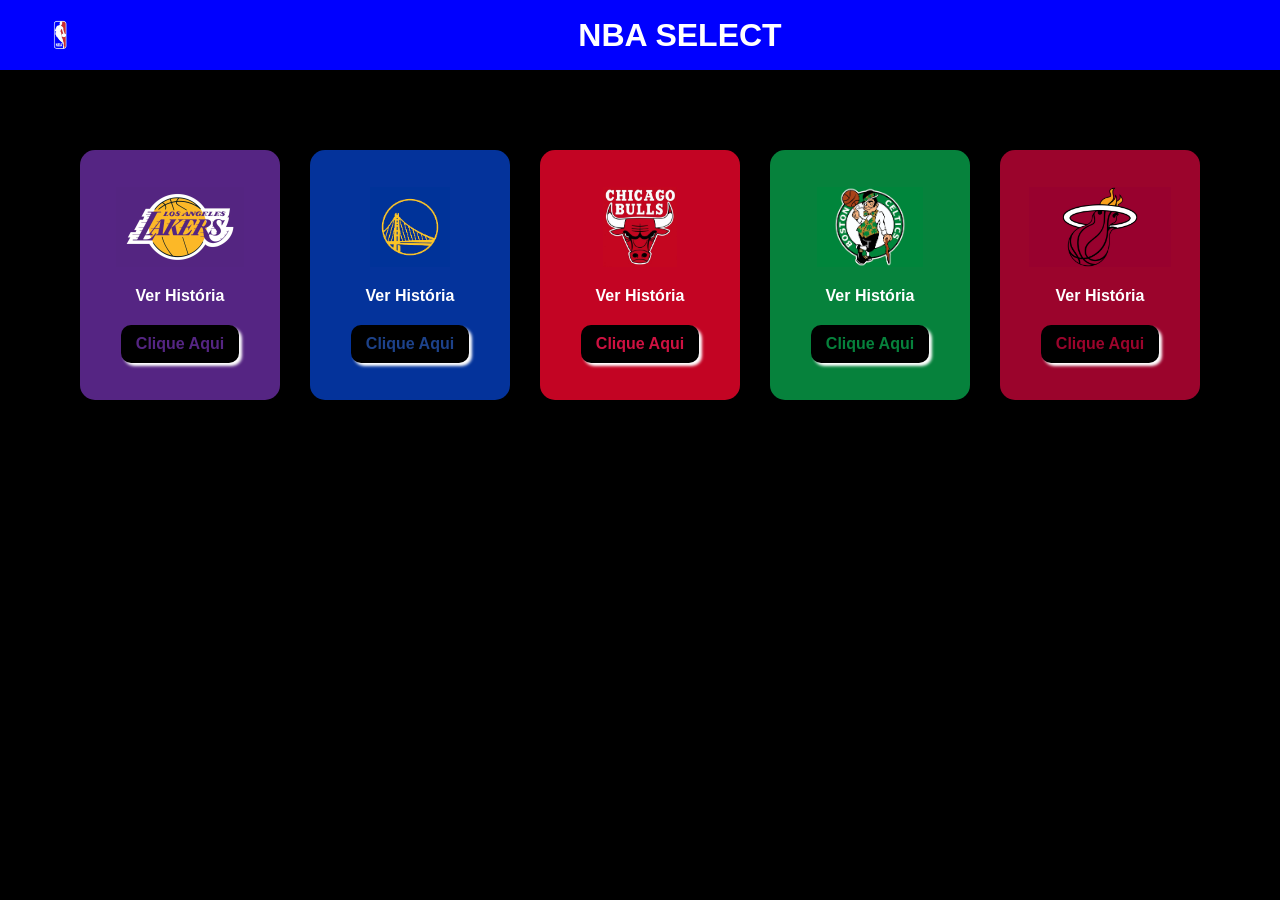
<file: index.html>
<!DOCTYPE html>
<html lang="pt-br">
<head>
    <meta charset="UTF-8">
    <meta name="viewport" content="width=device-width, initial-scale=1.0">
    <title>NBA Select</title>
    <link rel="stylesheet" href="style.css">
</head>
<body>

<header>
    <img src="nbalogo.png" alt="Logo NBA" class="logo">
    <div class="titulo">
        <h1>NBA SELECT</h1>
    </div>
</header>

<main class="cards">

    <!-- Lakers -->
    <div class="card lakers">
        <img src="lakerslogo.png" alt="Lakers Logo">
        <p>Ver História</p>
        <a href="lakers.html">Clique Aqui</a>
    </div>

    <!-- Warriors -->
    <div class="card warriors">
        <img src="goldenlogo.png" alt="Golden State Warriors">
        <p>Ver História</p>
        <a href="golden.html">Clique Aqui</a>
    </div>

    <!-- Bulls -->
    <div class="card bulls">
        <img src="bullslogo.png" alt="Chicago Bulls">
        <p>Ver História</p>
        <a href="bulls.html">Clique Aqui</a>
    </div>

    <!-- Celtics -->
    <div class="card celtics">
        <img src="celticslogo.png" alt="Boston Celtics">
        <p>Ver História</p>
        <a href="celtics.html">Clique Aqui</a>
    </div>

    <!-- Heat -->
    <div class="card heat">
        <img src="heatlogo.png" alt="Miami Heat">
        <p>Ver História</p>
        <a href="heat.html">Clique Aqui</a>
    </div>

</main>

</body>
</html>
</file>
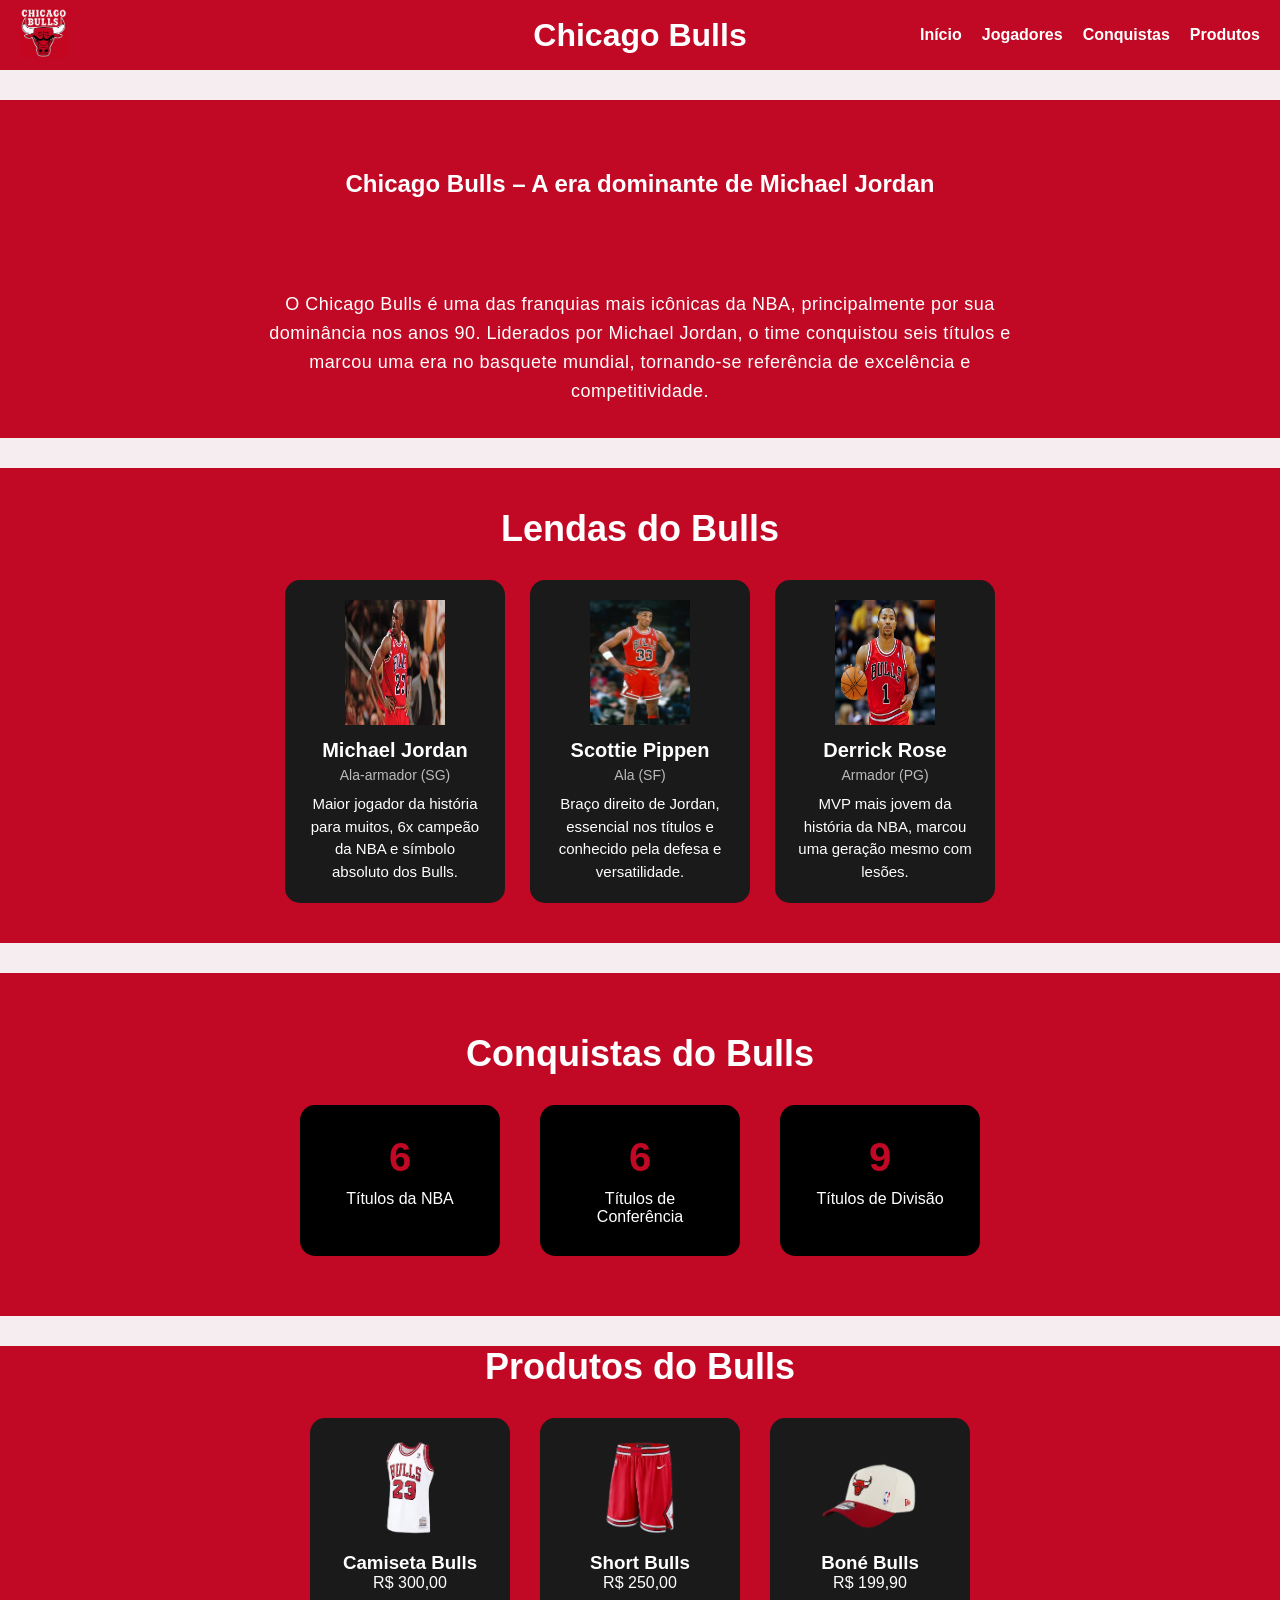
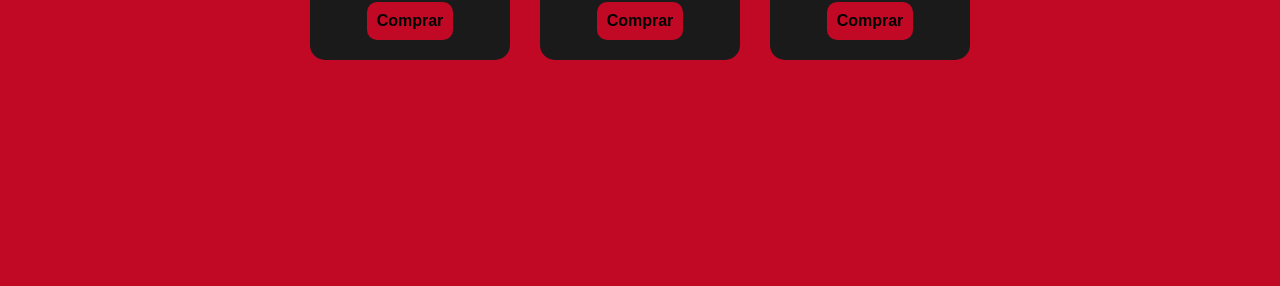
<file: bulls.html>
<!DOCTYPE html>
<html lang="en">
<head>
    <meta charset="UTF-8">
    <meta name="viewport" content="width=device-width, initial-scale=1.0">
    <title>Bulls-Blog</title>
    <link rel="stylesheet" href="bulls.css">
</head>
<body>

<header class="header">

    <div class="logo-container">
        <img src="bullslogo.png" alt="Bulls Logo" class="logo">
    </div>

    <h1> Chicago Bulls  </h1>

    <nav class="menu">
        <a href="index.html">Início</a>
        <a href="#jogadores">Jogadores</a>
        <a href="#trofeus">Conquistas</a>
        <a href="#produtos">Produtos</a>
    </nav>

</header>

<div class="inicio" id="inicio">

<div class="sub">
    <h2> Chicago Bulls – A era dominante de Michael Jordan </h2>
</div>

<div class="p1">
    <p> O Chicago Bulls é uma das franquias mais icônicas da NBA, principalmente por sua dominância nos anos 90. Liderados por Michael Jordan, o time conquistou seis títulos e marcou uma era no basquete mundial, tornando-se referência de excelência e competitividade.
         </p>
</div>


<div class="jogadores" id="jogadores">

    <h2>Lendas do Bulls </h2>

    <div class="cards-container">

        <!-- Jordan -->
        <div class="card">
            <img src="jordan.png" alt="Michael Jordan">
            <h3>Michael Jordan</h3>
            <span class="posicao">Ala-armador (SG)</span>
            <p>
                Maior jogador da história para muitos, 6x campeão da NBA e símbolo absoluto dos Bulls.
            </p>
        </div>

        <!-- Pippen -->
        <div class="card">
            <img src="pippen.png" alt="Scottie Pippen">
            <h3>Scottie Pippen</h3>
            <span class="posicao">Ala (SF)</span>
            <p>
                Braço direito de Jordan, essencial nos títulos e conhecido pela defesa e versatilidade.
            </p>
        </div>

        <!-- Rose -->
        <div class="card">
            <img src="rose.png" alt="Derrick Rose">
            <h3> Derrick Rose </h3>
            <span class="posicao"> Armador (PG)</span>
            <p>
                MVP mais jovem da história da NBA, marcou uma geração mesmo com lesões.
            </p>
        </div>

    </div>

</div>

<div class="trofeus" id="trofeus">

    <h2>Conquistas do Bulls</h2>

    <div class="trofeus-container">

        <div class="trofeu-box">
            <span class="numero" data-target="6">0</span>
            <p>Títulos da NBA</p>
        </div>

        <div class="trofeu-box">
            <span class="numero" data-target="6">0</span>
            <p>Títulos de Conferência</p>
        </div>

        <div class="trofeu-box">
            <span class="numero" data-target="9">0</span>
            <p>Títulos de Divisão</p>
        </div>

    </div>

</div>


<section class="produt"  id="produtos">

    <h2>Produtos do Bulls</h2>

    <div class="produtos-container">

        <div class="produto">
            <img src="camisetabulls.png" alt="Camiseta Bulls">
            <h3>Camiseta Bulls</h3>
            <p>R$ 300,00</p>
            <a href="#" class="btn">Comprar</a>
        </div>

        <div class="produto">
            <img src="shortbulls.png" alt="Short Bulls">
            <h3>Short Bulls</h3>
            <p>R$ 250,00</p>
            <a href="#" class="btn">Comprar</a>
        </div>

        <div class="produto">
            <img src="bonebulls.png" alt="Boné Bulls">
            <h3>Boné Bulls</h3>
            <p>R$ 199,90</p>
            <a href="#" class="btn">Comprar</a>
        </div>

    </div>

</section>





<script>
const counters = document.querySelectorAll('.numero');

counters.forEach(counter => {
    counter.innerText = '0';

    const updateCounter = () => {
        const target = +counter.getAttribute('data-target');
        const current = +counter.innerText;

        const increment = target / 100;

        if (current < target) {
            counter.innerText = Math.ceil(current + increment);
            setTimeout(updateCounter, 20);
        } else {
            counter.innerText = target;
        }
    };

    updateCounter();
});
</script>

</body>
</html>
</file>
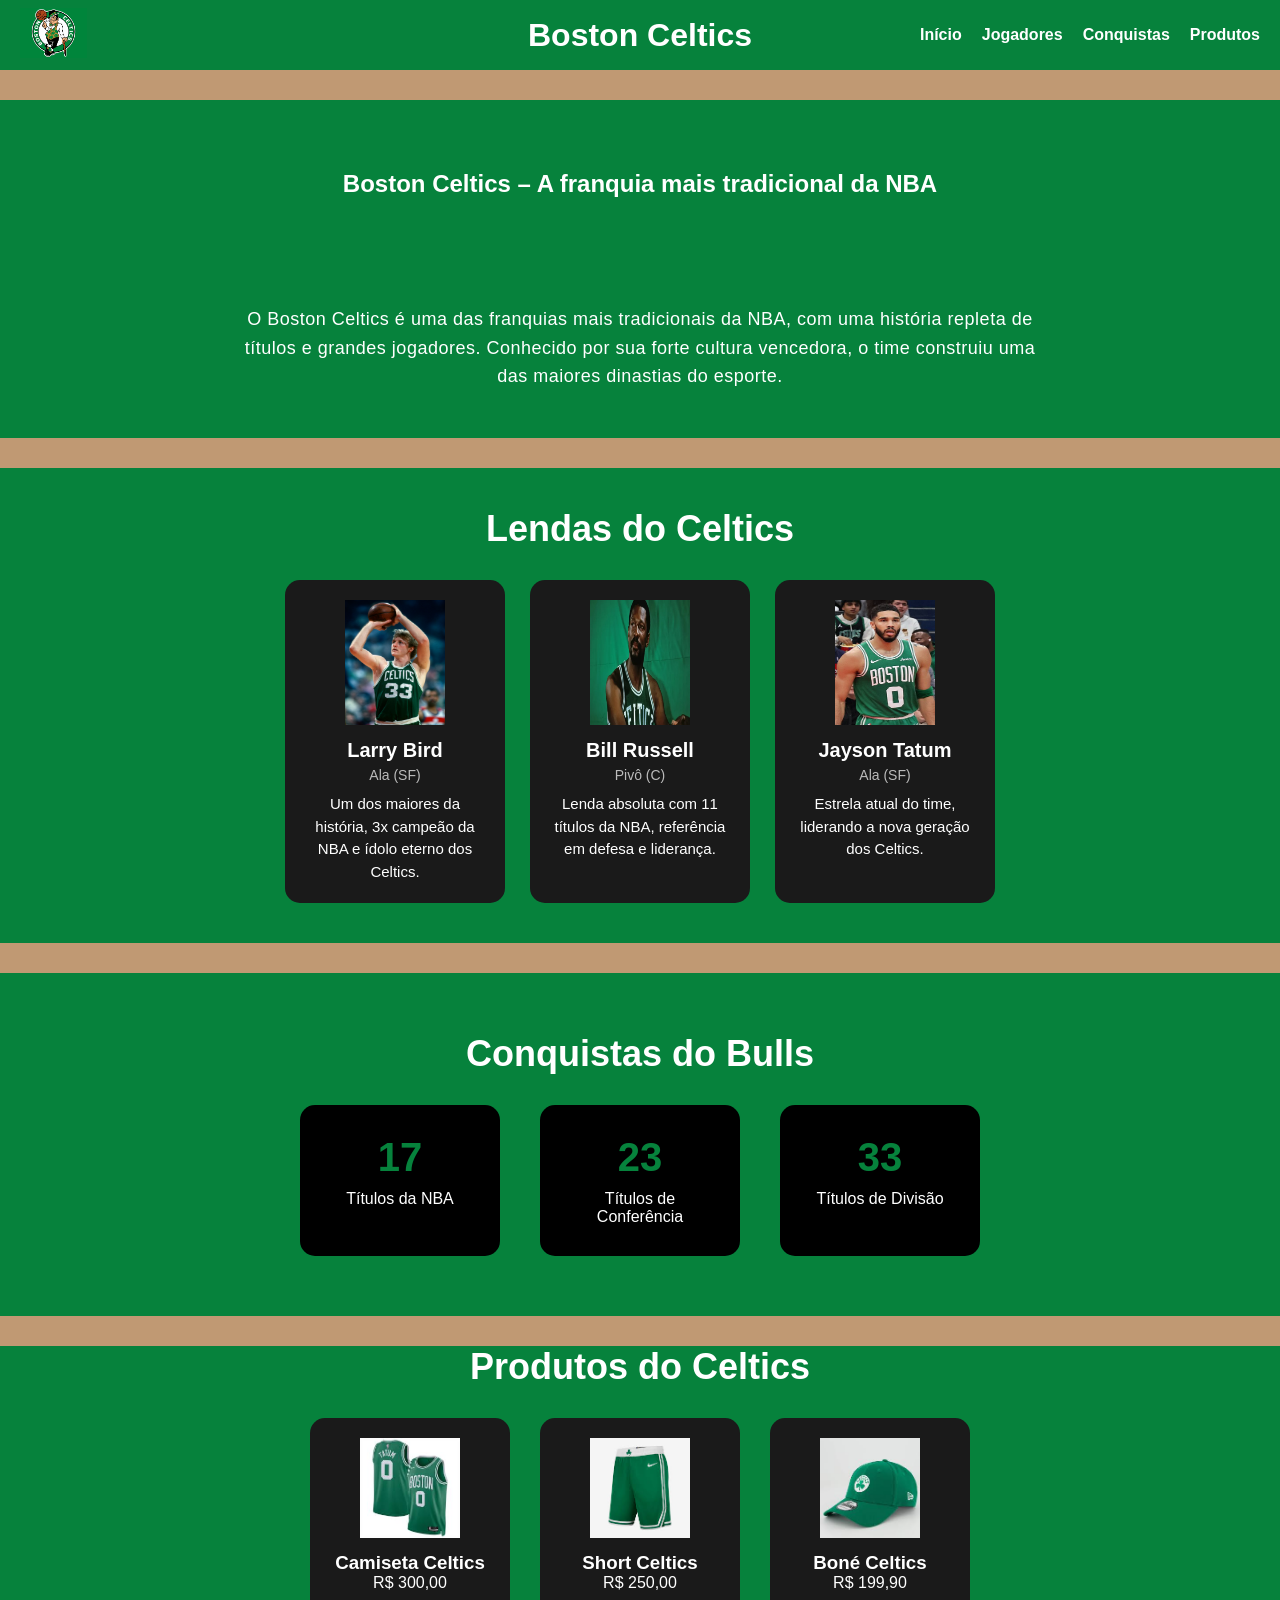
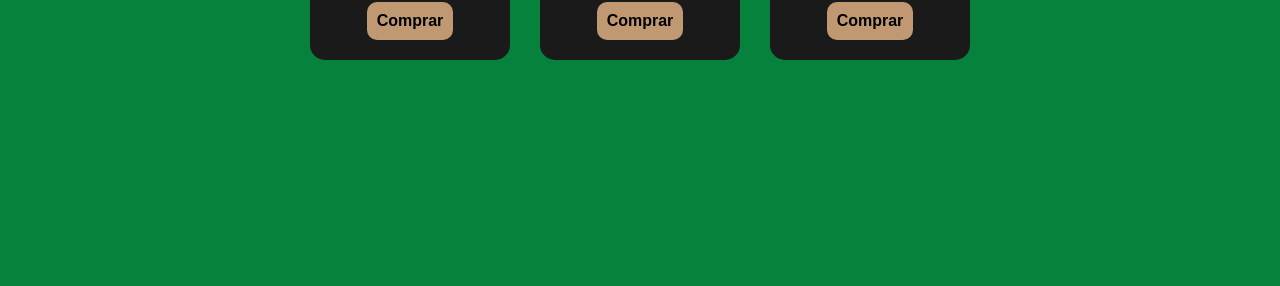
<file: celtics.html>
<!DOCTYPE html>
<html lang="en">
<head>
    <meta charset="UTF-8">
    <meta name="viewport" content="width=device-width, initial-scale=1.0">
    <title>Celtics-Blog</title>
    <link rel="stylesheet" href="celtics.css">
</head>
<body>

<header class="header">

    <div class="logo-container">
        <img src="celticslogo.png" alt="Celtics Logo" class="logo">
    </div>

    <h1> Boston Celtics  </h1>

    <nav class="menu">
        <a href="index.html">Início</a>
        <a href="#jogadores">Jogadores</a>
        <a href="#trofeus">Conquistas</a>
        <a href="#produtos">Produtos</a>
    </nav>

</header>

<div class="inicio" id="inicio">

<div class="sub">
    <h2> Boston Celtics – A franquia mais tradicional da NBA</h2>
</div>

<div class="p1">
    <p>O Boston Celtics é uma das franquias mais tradicionais da NBA, com uma história repleta de títulos e grandes jogadores. Conhecido por sua forte cultura vencedora, o time construiu uma das maiores dinastias do esporte.
         </p>
</div>


<div class="jogadores" id="jogadores">

    <h2>Lendas do Celtics </h2>

    <div class="cards-container">

        <!-- Bird -->
        <div class="card">
            <img src="larry.png" alt="Larry Bird">
            <h3>Larry Bird</h3>
            <span class="posicao">Ala (SF)</span>
            <p>
Um dos maiores da história, 3x campeão da NBA e ídolo eterno dos Celtics.            </p>
        </div>

        <!-- Pippen -->
        <div class="card">
            <img src="bill.png" alt="Bill Russell">
            <h3>Bill Russell</h3>
            <span class="posicao">Pivô (C)</span>
            <p>
                Lenda absoluta com 11 títulos da NBA, referência em defesa e liderança.
            </p>
        </div>

        <!-- Rose -->
        <div class="card">
            <img src="tatum.png" alt="Jayson Tatum">
            <h3> Jayson Tatum </h3>
            <span class="posicao"> Ala (SF) </span>
            <p>
                Estrela atual do time, liderando a nova geração dos Celtics.
            </p>
        </div>

    </div>

</div>

<div class="trofeus" id="trofeus">

    <h2>Conquistas do Bulls</h2>

    <div class="trofeus-container">

        <div class="trofeu-box">
            <span class="numero" data-target="17">0</span>
            <p>Títulos da NBA</p>
        </div>

        <div class="trofeu-box">
            <span class="numero" data-target="23">0</span>
            <p>Títulos de Conferência</p>
        </div>

        <div class="trofeu-box">
            <span class="numero" data-target="33">0</span>
            <p>Títulos de Divisão</p>
        </div>

    </div>

</div>


<section class="produt"  id="produtos">

    <h2>Produtos do Celtics</h2>

    <div class="produtos-container">

        <div class="produto">
            <img src="camisaceltics.png" alt="Camiseta Celtics">
            <h3>Camiseta Celtics</h3>
            <p>R$ 300,00</p>
            <a href="#" class="btn">Comprar</a>
        </div>

        <div class="produto">
            <img src="shortceltics.png" alt="Short Celtics">
            <h3>Short Celtics</h3>
            <p>R$ 250,00</p>
            <a href="#" class="btn">Comprar</a>
        </div>

        <div class="produto">
            <img src="boneceltics.png" alt="Boné Celtics">
            <h3>Boné Celtics</h3>
            <p>R$ 199,90</p>
            <a href="#" class="btn">Comprar</a>
        </div>

    </div>

</section>





<script>
const counters = document.querySelectorAll('.numero');

counters.forEach(counter => {
    counter.innerText = '0';

    const updateCounter = () => {
        const target = +counter.getAttribute('data-target');
        const current = +counter.innerText;

        const increment = target / 100;

        if (current < target) {
            counter.innerText = Math.ceil(current + increment);
            setTimeout(updateCounter, 20);
        } else {
            counter.innerText = target;
        }
    };

    updateCounter();
});
</script>

</body>
</html>
</file>
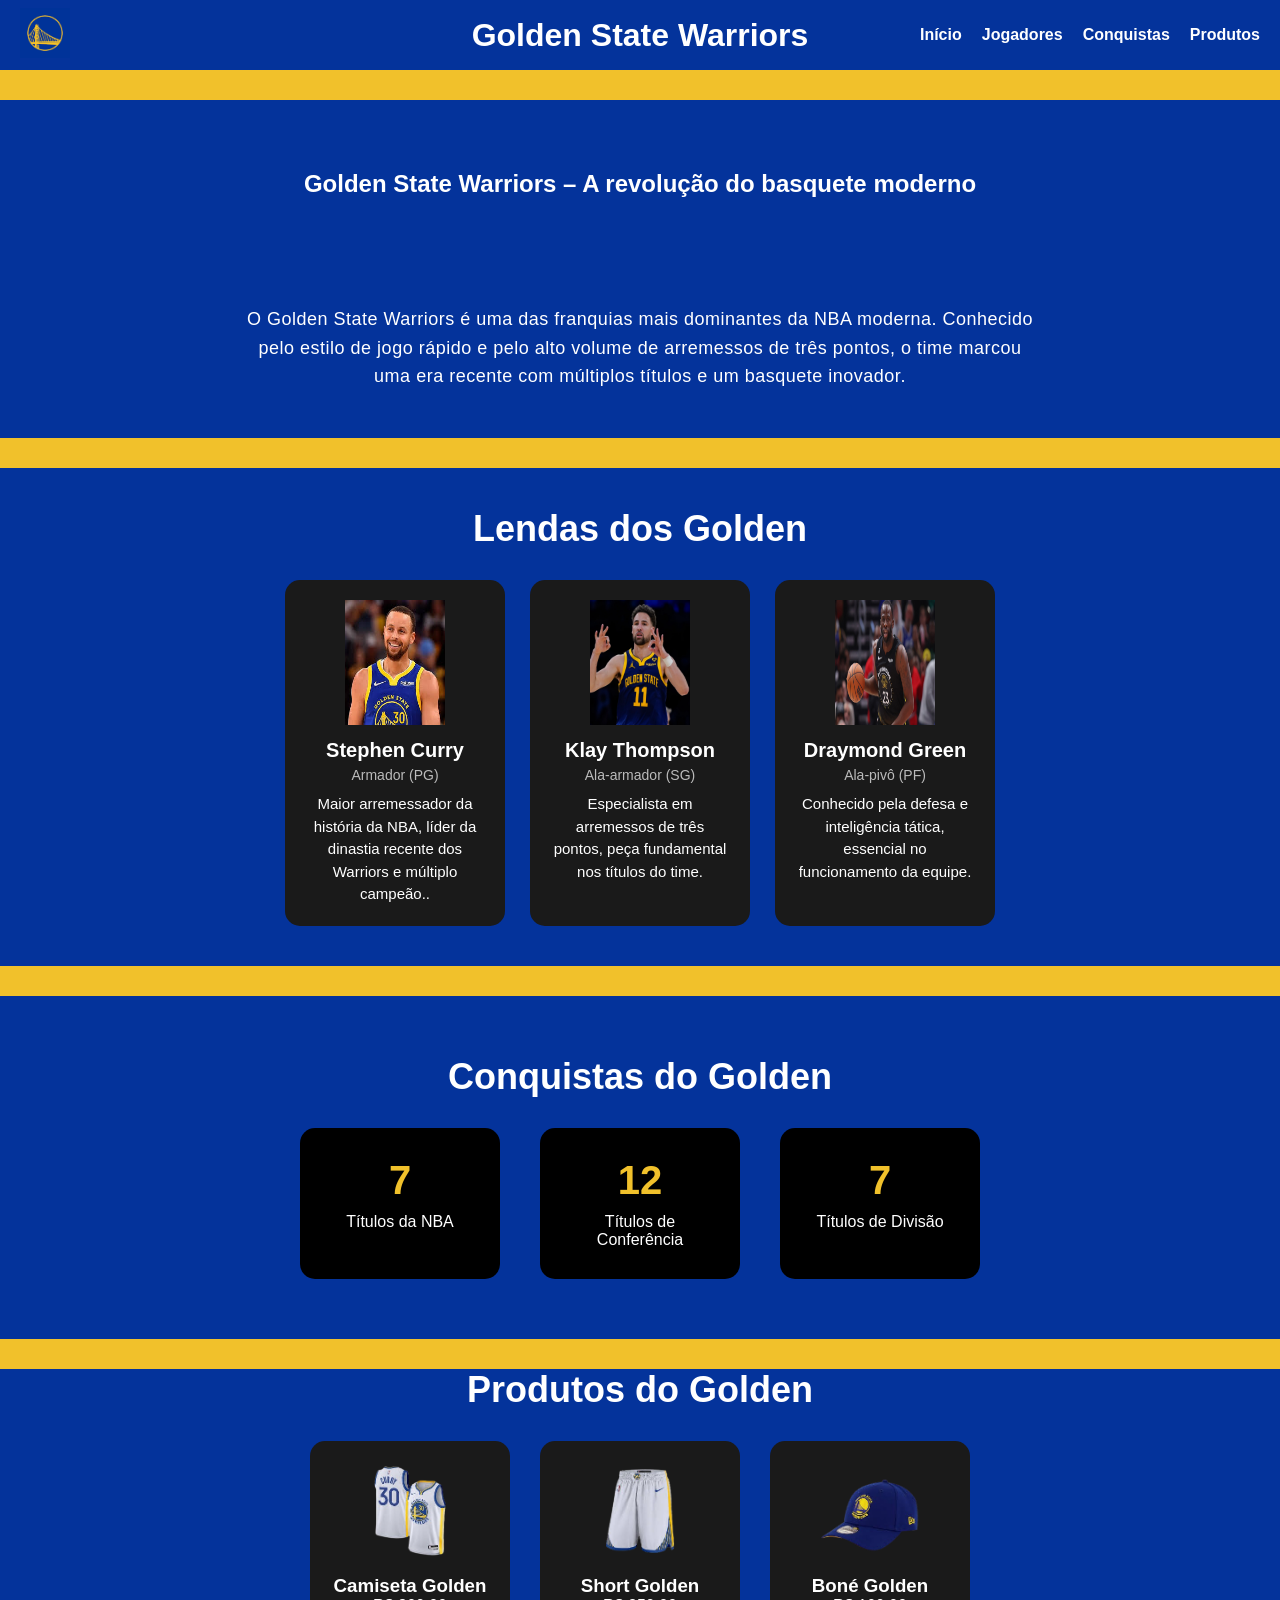
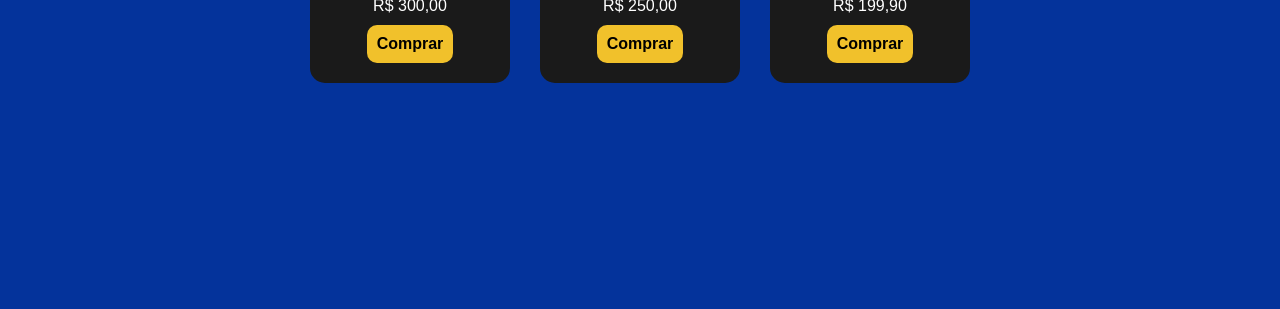
<file: golden.html>
<!DOCTYPE html>
<html lang="en">
<head>
    <meta charset="UTF-8">
    <meta name="viewport" content="width=device-width, initial-scale=1.0">
    <title>Golden-Blog</title>
    <link rel="stylesheet" href="golden.css">
</head>
<body>

<header class="header">

    <div class="logo-container">
        <img src="goldenlogo.png" alt="Lakers Logo" class="logo">
    </div>

    <h1> Golden State Warriors </h1>

    <nav class="menu">
        <a href="index.html">Início</a>
        <a href="#jogadores">Jogadores</a>
        <a href="#trofeus">Conquistas</a>
        <a href="#produtos">Produtos</a>
    </nav>

</header>

<div class="inicio" id="inicio">

<div class="sub">
    <h2>Golden State Warriors – A revolução do basquete moderno </h2>
</div>

<div class="p1">
    <p> O Golden State Warriors é uma das franquias mais dominantes da NBA moderna. Conhecido pelo estilo de jogo rápido e pelo alto volume de arremessos de três pontos, o time marcou uma era recente com múltiplos títulos e um basquete inovador. </p>
</div>


<div class="jogadores" id="jogadores">

    <h2>Lendas dos Golden</h2>

    <div class="cards-container">

        <!-- Curry -->
        <div class="card">
            <img src="curry.png" alt="Stephen Curry">
            <h3>Stephen Curry</h3>
            <span class="posicao">Armador (PG)</span>
            <p>
                Maior arremessador da história da NBA, líder da dinastia recente dos Warriors e múltiplo campeão..
            </p>
        </div>

        <!-- Klay -->
        <div class="card">
            <img src="klay.png" alt="Klay Thompson">
            <h3>Klay Thompson</h3>
            <span class="posicao">Ala-armador (SG)</span>
            <p>
                Especialista em arremessos de três pontos, peça fundamental nos títulos do time.
            </p>
        </div>

        <!-- Green -->
        <div class="card">
            <img src="green.png" alt="Draymond Green">
            <h3> Draymond Green </h3>
            <span class="posicao"> Ala-pivô (PF) </span>
            <p>
                Conhecido pela defesa e inteligência tática, essencial no funcionamento da equipe.
            </p>
        </div>

    </div>

</div>

<div class="trofeus" id="trofeus">

    <h2>Conquistas do Golden</h2>

    <div class="trofeus-container">

        <div class="trofeu-box">
            <span class="numero" data-target="7">0</span>
            <p>Títulos da NBA</p>
        </div>

        <div class="trofeu-box">
            <span class="numero" data-target="12">0</span>
            <p>Títulos de Conferência</p>
        </div>

        <div class="trofeu-box">
            <span class="numero" data-target="7">0</span>
            <p>Títulos de Divisão</p>
        </div>

    </div>

</div>


<section class="produt"  id="produtos">

    <h2>Produtos do Golden</h2>

    <div class="produtos-container">

        <div class="produto">
            <img src="camisagol.png" alt="Camiseta Golden">
            <h3>Camiseta Golden</h3>
            <p>R$ 300,00</p>
            <a href="#" class="btn">Comprar</a>
        </div>

        <div class="produto">
            <img src="shortgol.png" alt="Short Golden">
            <h3>Short Golden</h3>
            <p>R$ 250,00</p>
            <a href="#" class="btn">Comprar</a>
        </div>

        <div class="produto">
            <img src="bonegol.png" alt="Boné Golden">
            <h3>Boné Golden</h3>
            <p>R$ 199,90</p>
            <a href="#" class="btn">Comprar</a>
        </div>

    </div>

</section>





<script>
const counters = document.querySelectorAll('.numero');

counters.forEach(counter => {
    counter.innerText = '0';

    const updateCounter = () => {
        const target = +counter.getAttribute('data-target');
        const current = +counter.innerText;

        const increment = target / 100;

        if (current < target) {
            counter.innerText = Math.ceil(current + increment);
            setTimeout(updateCounter, 20);
        } else {
            counter.innerText = target;
        }
    };

    updateCounter();
});
</script>

</body>
</html>
</file>
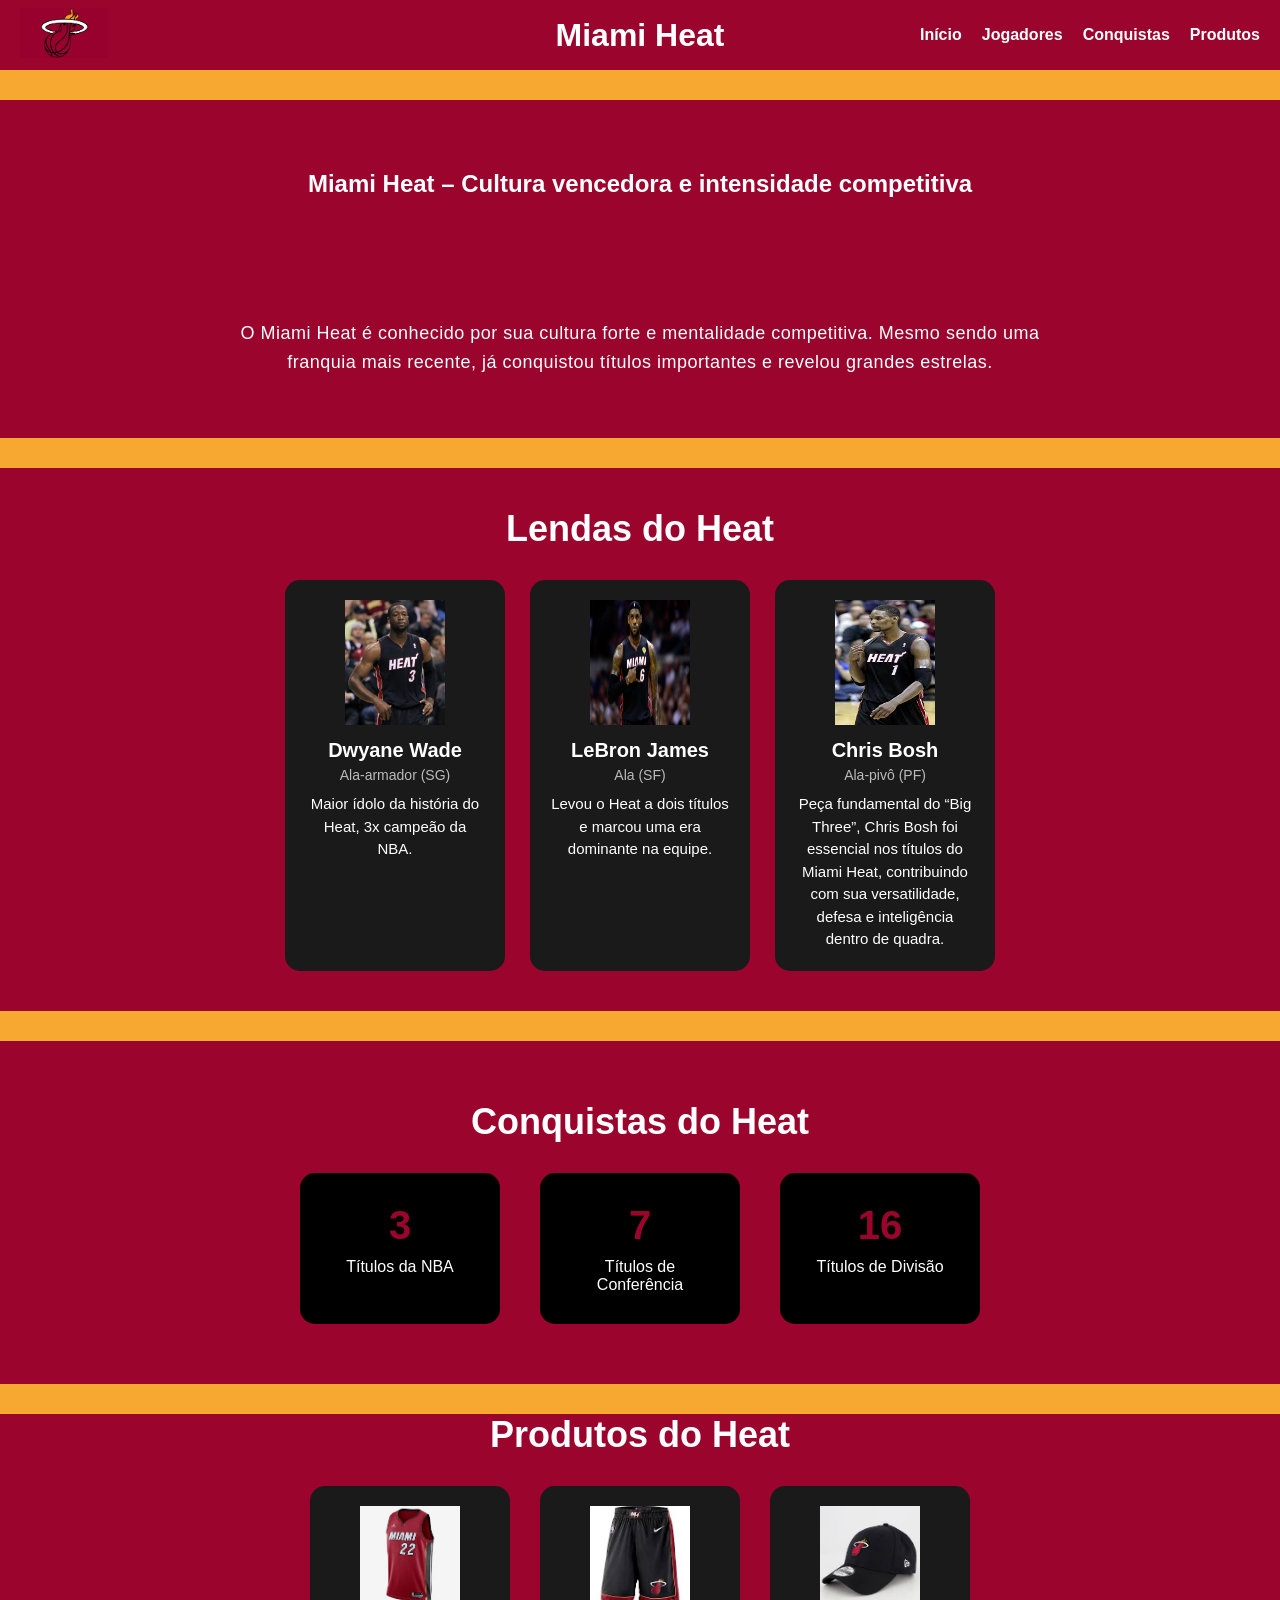
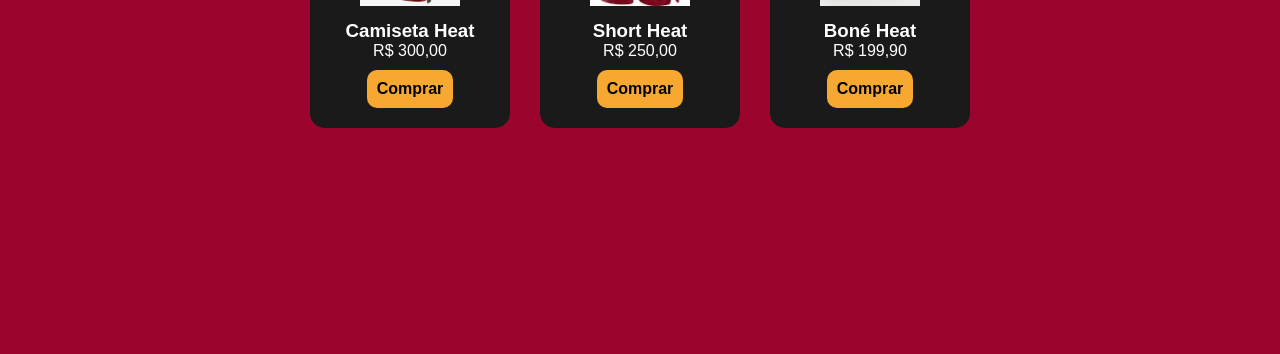
<file: heat.html>
<!DOCTYPE html>
<html lang="en">
<head>
    <meta charset="UTF-8">
    <meta name="viewport" content="width=device-width, initial-scale=1.0">
    <title>Heat-Blog</title>
    <link rel="stylesheet" href="heat.css">
</head>
<body>

<header class="header">

    <div class="logo-container">
        <img src="heatlogo.png" alt="Heat Logo" class="logo">
    </div>

    <h1> Miami Heat  </h1>

    <nav class="menu">
        <a href="index.html">Início</a>
        <a href="#jogadores">Jogadores</a>
        <a href="#trofeus">Conquistas</a>
        <a href="#produtos">Produtos</a>
    </nav>

</header>

<div class="inicio" id="inicio">

<div class="sub">
    <h2> Miami Heat – Cultura vencedora e intensidade competitiva </h2>
</div>

<div class="p1">
    <p>O Miami Heat é conhecido por sua cultura forte e mentalidade competitiva. Mesmo sendo uma franquia mais recente, já conquistou títulos importantes e revelou grandes estrelas.
         </p>
</div>


<div class="jogadores" id="jogadores">

    <h2>Lendas do Heat </h2>

    <div class="cards-container">

        <!-- Wade -->
        <div class="card">
            <img src="wade.png" alt="Dwyane Wade">
            <h3>Dwyane Wade</h3>
            <span class="posicao">Ala-armador (SG)</span>
            <p> Maior ídolo da história do Heat, 3x campeão da NBA.   </p>
        </div>

        <!-- James -->
        <div class="card">
            <img src="lebronj.png" alt="LeBron James">
            <h3>LeBron James</h3>
            <span class="posicao">Ala (SF)</span>
            <p>
Levou o Heat a dois títulos e marcou uma era dominante na equipe.            </p>
        </div>

        <!-- bosh -->
        <div class="card">
            <img src="bosh.png" alt="Chris Bosh">
            <h3> Chris Bosh </h3>
            <span class="posicao"> Ala-pivô (PF) </span>
            <p>
                Peça fundamental do “Big Three”, Chris Bosh foi essencial nos títulos do Miami Heat, contribuindo com sua versatilidade, defesa e inteligência dentro de quadra.
            </p>
        </div>

    </div>

</div>

<div class="trofeus" id="trofeus">

    <h2>Conquistas do Heat </h2>

    <div class="trofeus-container">

        <div class="trofeu-box">
            <span class="numero" data-target="3">0</span>
            <p>Títulos da NBA</p>
        </div>

        <div class="trofeu-box">
            <span class="numero" data-target="7">0</span>
            <p>Títulos de Conferência</p>
        </div>

        <div class="trofeu-box">
            <span class="numero" data-target="16">0</span>
            <p>Títulos de Divisão</p>
        </div>

    </div>

</div>


<section class="produt"  id="produtos">

    <h2>Produtos do Heat</h2>

    <div class="produtos-container">

        <div class="produto">
            <img src="camisaheat.jpg" alt="Camiseta Heat">
            <h3>Camiseta Heat</h3>
            <p>R$ 300,00</p>
            <a href="#" class="btn">Comprar</a>
        </div>

        <div class="produto">
            <img src="shortheat.jpg" alt="Short Heat">
            <h3>Short Heat</h3>
            <p>R$ 250,00</p>
            <a href="#" class="btn">Comprar</a>
        </div>

        <div class="produto">
            <img src="boneheat.jpg" alt="Boné Heat">
            <h3>Boné Heat</h3>
            <p>R$ 199,90</p>
            <a href="#" class="btn">Comprar</a>
        </div>

    </div>

</section>





<script>
const counters = document.querySelectorAll('.numero');

counters.forEach(counter => {
    counter.innerText = '0';

    const updateCounter = () => {
        const target = +counter.getAttribute('data-target');
        const current = +counter.innerText;

        const increment = target / 100;

        if (current < target) {
            counter.innerText = Math.ceil(current + increment);
            setTimeout(updateCounter, 20);
        } else {
            counter.innerText = target;
        }
    };

    updateCounter();
});
</script>

</body>
</html>
</file>
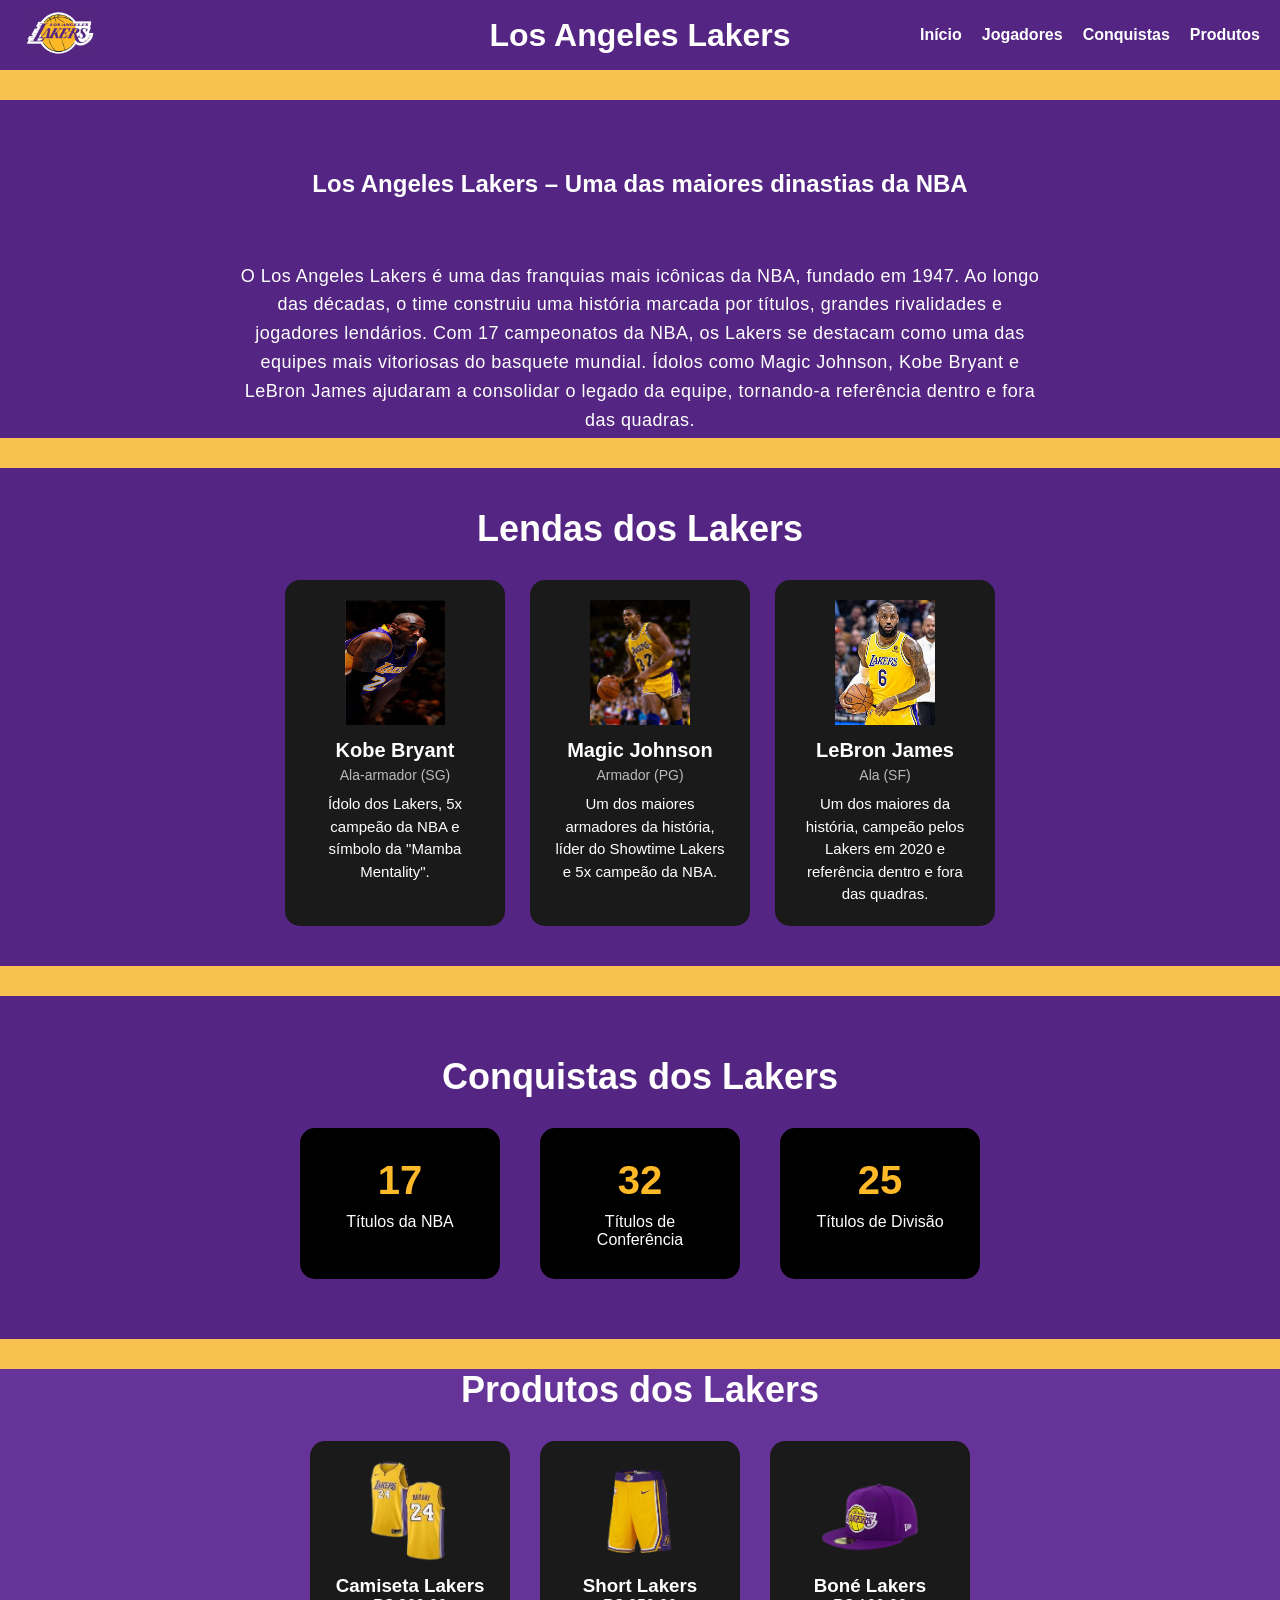
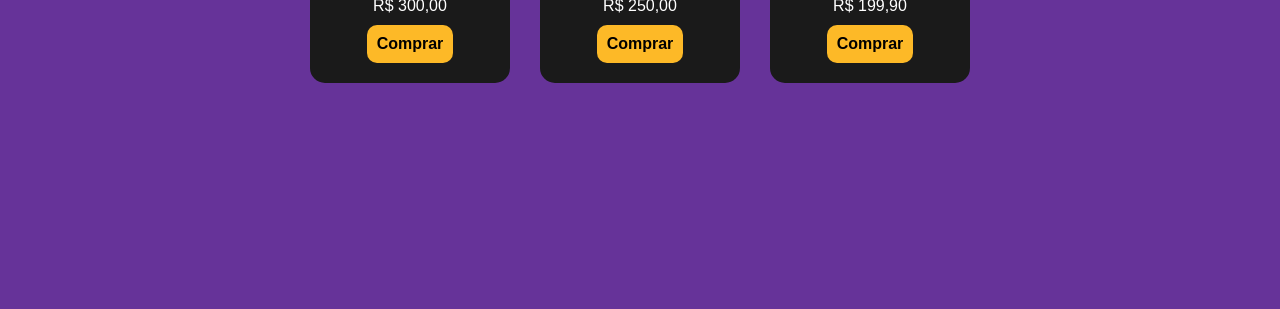
<file: lakers.html>
<!DOCTYPE html>
<html lang="en">
<head>
    <meta charset="UTF-8">
    <meta name="viewport" content="width=device-width, initial-scale=1.0">
    <title>Lakers-Blog</title>
    <link rel="stylesheet" href="lakers.css">
</head>
<body>

<header class="header">

    <div class="logo-container">
        <img src="lakerslogo.png" alt="Lakers Logo" class="logo">
    </div>

    <h1>Los Angeles Lakers</h1>

    <nav class="menu">
        <a href="index.html">Início</a>
        <a href="#jogadores">Jogadores</a>
        <a href="#trofeus">Conquistas</a>
        <a href="#produtos">Produtos</a>
    </nav>

</header>

<div class="inicio" id="inicio">

<div class="sub">
    <h2> Los Angeles Lakers – Uma das maiores dinastias da NBA </h2>
</div>

<div class="p1">
    <p> O Los Angeles Lakers é uma das franquias mais icônicas da NBA, fundado em 1947. 
Ao longo das décadas, o time construiu uma história marcada por títulos, grandes rivalidades e jogadores lendários. 
Com 17 campeonatos da NBA, os Lakers se destacam como uma das equipes mais vitoriosas do basquete mundial. 
Ídolos como Magic Johnson, Kobe Bryant e LeBron James ajudaram a consolidar o legado da equipe, tornando-a referência dentro e fora das quadras. </p>
</div>


<div class="jogadores" id="jogadores">

    <h2>Lendas dos Lakers</h2>

    <div class="cards-container">

        <!-- Kobe -->
        <div class="card">
            <img src="kobe.png" alt="Kobe Bryant">
            <h3>Kobe Bryant</h3>
            <span class="posicao">Ala-armador (SG)</span>
            <p>
                Ídolo dos Lakers, 5x campeão da NBA e símbolo da "Mamba Mentality".
            </p>
        </div>

        <!-- Magic -->
        <div class="card">
            <img src="magic.png" alt="Magic Johnson">
            <h3>Magic Johnson</h3>
            <span class="posicao">Armador (PG)</span>
            <p>
                Um dos maiores armadores da história, líder do Showtime Lakers e 5x campeão da NBA.
            </p>
        </div>

        <!-- LeBron -->
        <div class="card">
            <img src="lebron.png" alt="LeBron James">
            <h3>LeBron James</h3>
            <span class="posicao">Ala (SF)</span>
            <p>
                Um dos maiores da história, campeão pelos Lakers em 2020 e referência dentro e fora das quadras.
            </p>
        </div>

    </div>

</div>

<div class="trofeus" id="trofeus">

    <h2>Conquistas dos Lakers</h2>

    <div class="trofeus-container">

        <div class="trofeu-box">
            <span class="numero" data-target="17">0</span>
            <p>Títulos da NBA</p>
        </div>

        <div class="trofeu-box">
            <span class="numero" data-target="32">0</span>
            <p>Títulos de Conferência</p>
        </div>

        <div class="trofeu-box">
            <span class="numero" data-target="25">0</span>
            <p>Títulos de Divisão</p>
        </div>

    </div>

</div>


<section class="produt"  id="produtos">

    <h2>Produtos dos Lakers </h2>

    <div class="produtos-container">

        <div class="produto">
            <img src="camisala.png" alt="Camiseta Lakers">
            <h3>Camiseta Lakers</h3>
            <p>R$ 300,00</p>
            <a href="#" class="btn">Comprar</a>
        </div>

        <div class="produto">
            <img src="shortla.png" alt="Short Lakers">
            <h3>Short Lakers</h3>
            <p>R$ 250,00</p>
            <a href="#" class="btn">Comprar</a>
        </div>

        <div class="produto">
            <img src="bonela.png" alt="Boné Lakers">
            <h3>Boné Lakers</h3>
            <p>R$ 199,90</p>
            <a href="#" class="btn">Comprar</a>
        </div>

    </div>

</section>





<script>
const counters = document.querySelectorAll('.numero');

counters.forEach(counter => {
    counter.innerText = '0';

    const updateCounter = () => {
        const target = +counter.getAttribute('data-target');
        const current = +counter.innerText;

        const increment = target / 100;

        if (current < target) {
            counter.innerText = Math.ceil(current + increment);
            setTimeout(updateCounter, 20);
        } else {
            counter.innerText = target;
        }
    };

    updateCounter();
});
</script>

</body>
</html>
</file>
<file: style.css>
/* RESET */
* {
    margin: 0;
    padding: 0;
    box-sizing: border-box;
}

/* BODY */
body {
    font-family: Arial, sans-serif;
    background-color: black;
}

/* HEADER */
header {
    display: flex;
    align-items: center;
    padding: 0 20px;
    height: 70px;
    background-color: blue;
}



.logo {
    height: 50px;
}

.titulo {
    flex: 1;
    display: flex;
    justify-content: center;
}

.titulo h1 {
    color: white;
}

/* CONTAINER DOS CARDS */
.cards {
    display: flex;
    flex-wrap: wrap;
    justify-content: center;
    gap: 30px;
    margin-top: 80px;
}

/* CARD PADRÃO */
.card {
    width: 200px;
    height: 250px;
    border-radius: 15px;
    display: flex;
    flex-direction: column;
    align-items: center;
    justify-content: center;
    gap: 10px;
    cursor: pointer;
    transition: 0.3s;
}

/* HOVER (efeito leve) */
.card:hover {
    transform: scale(1.05);
}

/* IMAGEM */
.card img {
    height: 80px;
}

/* TEXTO */
.card p {
    color: white;
    font-weight: bold;
    margin-top: 10px;
}

/* BOTÃO */
.card button {
    margin-top: 10px;
    border: none;
}

.card a {
    text-decoration: none;
    margin-top: 10px;
    padding: 10px 15px;
    background-color: black;
    border-radius: 10px;
    font-weight: bold;
    display: inline-block;
    transition: 0.3s;
}

/* CORES DOS TIMES */

/* Lakers */
.lakers {
    background-color: #552583;
}
.lakers a {
    color: #552583;
    box-shadow: white 3px 3px 3px;
}
.lakers a:hover {
    background-color: #fdb927;
}

/* Warriors */
.warriors {
    background-color: #04339b;
}
.warriors a {
    color: #1d428a;
    box-shadow: white 3px 3px 3px;
}
.warriors a:hover {
    background-color: #ffc72c;
}

/* Bulls */
.bulls {
    background-color: #c30423;
}
.bulls a {
    color: #ce1141;
    box-shadow: white 3px 3px 3px;
}
.bulls a:hover {
    background-color: #d7c8ca;
}

/* Celtics */
.celtics {
    background-color: #06823c;
}
.celtics a {
    color: #06823c;
    box-shadow: white 3px 3px 3px;
}

.celtics a:hover {
    background-color: #c09973;
}

/* Heat */
.heat {
    background-color: #9b042c
}
.heat a {
    color: #9b042c;    
    box-shadow: white 3px 3px 3px;
}
.heat a:hover {
    background-color: #f6a830;
}
</file>
<file: bulls.css>
* {
    margin: 0;
    padding: 0;
    box-sizing: border-box;
}

body {
    font-family: Arial, sans-serif;
    background-color: #f5edef;
}

html {
    scroll-behavior: smooth;
}

.inicio {
    margin-top: 30px;
}

/* HEADER */
.header {
    display: flex;
    align-items: center;
    justify-content: space-between; /* separa esquerda e direita */
    padding: 0 20px;
    height: 70px;
    background-color: #c10824;
}

/* LOGO */
.logo {
    height: 50px;
}

/* TÍTULO CENTRAL */
.header h1 {
    color: white;
    position: absolute;
    left: 50%;
    transform: translateX(-50%);
}

/* MENU */
.menu {
    display: flex;
    gap: 20px;
}

/* LINKS */
.menu a {
    color: white;
    text-decoration: none;
    font-weight: bold;
    transition: 0.3s;
}

.menu a:hover {
    color: #f5edef; /* dourado Lakers */
}

.sub{
    display: flex;
    justify-content: center;
    color: white;
    background-color: #c10824;
    padding: 60px 20px;
}

.sub h2{
margin-top: 10px;
}

.p1{
    display: flex;
    justify-content: center;
    color: white;
    background-color: #c10824;
    height: 10vh;
    align-items: center;
    padding: 90px 20px;
}

.p1 p {
    max-width: 800px;
    text-align: center;
    line-height: 1.6;
    font-size: 18px;
    letter-spacing: 0.5px;
}

/* SEÇÃO JOGADORES */
.jogadores {
    background-color: #c10824;
    padding: 40px 20px;
    margin-top: 30px;
}

/* TÍTULO */
.jogadores h2 {
    color: white;
    text-align: center;
    font-size: 36px;
}

/* CONTAINER DOS CARDS */
.cards-container {
    display: flex;
    justify-content: center;
    gap: 25px;
    flex-wrap: wrap;
    margin-top: 30px;
}

/* CARD */
.card {
    background-color: #1a1a1a;
    width: 220px;
    padding: 20px;
    border-radius: 15px;
    text-align: center;
    color: white;
    transition: 0.3s;
}



/* HOVER (efeito bonito) */
.card:hover {
    transform: scale(1.05);
}

/* IMAGEM */
.card img {
    width: 100px;
    margin-bottom: 10px;
    aspect-ratio: 16/20;
    
}

/* NOME */
.card h3 {
    font-size: 20px;
    margin-bottom: 5px;
}

/* POSIÇÃO */
.posicao {
    font-size: 14px;
    opacity: 0.7;
    display: block;
    margin-bottom: 10px;
}

/* DESCRIÇÃO */
.card p {
    font-size: 15px;
    line-height: 1.5;
}

/* Trofeus*/

.trofeus {
    background-color: #c10824;
    color: white;
    padding: 60px 20px;
    text-align: center;
    margin-top: 30px;
}

.trofeus h2 {
    font-size: 36px;
    margin-bottom: 30px;
}

.trofeus-container {
    display: flex;
    justify-content: center;
    gap: 40px;
    flex-wrap: wrap;

}

.trofeu-box {
    background-color: black;
    padding: 30px;
    border-radius: 15px;
    width: 200px;
}

.numero {
    font-size: 40px;
    font-weight: bold;
    color: #c10824; /* dourado */
}

.trofeu-box p {
    margin-top: 10px;
    font-size: 16px;
}

.produt{
    background-color: #c10824;
    margin-top: 30px;
    text-align: center;
    height: 60vh;
}

.produt h2{
    color: white;
     font-size: 36px;
    margin-bottom: 30px;
}


.produtos-container {
    display: flex;
    justify-content: center;
    gap: 30px;
    flex-wrap: wrap;
    margin-top: 30px;
}

.produto {
    background-color: #1a1a1a;
    padding: 20px;
    border-radius: 15px;
    width: 200px;
    text-align: center;
    color: white;
    transition: 0.3s;
}

.produto:hover {
    transform: scale(1.05);
}

.produto img {
    width: 100px;
    margin-bottom: 10px;
}

.btn {
    display: inline-block;
    margin-top: 10px;
    padding: 10px;
    background-color: #c10824;
    color: black;
    text-decoration: none;
    border-radius: 10px;
    font-weight: bold;
}

.btn:hover {
    background-color: #f5edef;
    color: #c10824;
    transition: 0.6;
}
</file>
<file: celtics.css>
* {
    margin: 0;
    padding: 0;
    box-sizing: border-box;
}

body {
    font-family: Arial, sans-serif;
    background-color: #c09973;
}

html {
    scroll-behavior: smooth;
}

.inicio {
    margin-top: 30px;
}

/* HEADER */
.header {
    display: flex;
    align-items: center;
    justify-content: space-between; /* separa esquerda e direita */
    padding: 0 20px;
    height: 70px;
    background-color: #06823c;
}

/* LOGO */
.logo {
    height: 50px;
}

/* TÍTULO CENTRAL */
.header h1 {
    color: white;
    position: absolute;
    left: 50%;
    transform: translateX(-50%);
}

/* MENU */
.menu {
    display: flex;
    gap: 20px;
}

/* LINKS */
.menu a {
    color: white;
    text-decoration: none;
    font-weight: bold;
    transition: 0.3s;
}

.menu a:hover {
    color: #c09973; /* dourado Lakers */
}

.sub{
    display: flex;
    justify-content: center;
    color: white;
    background-color: #06823c;
    padding: 60px 20px;
}

.sub h2{
margin-top: 10px;
}

.p1{
    display: flex;
    justify-content: center;
    color: white;
    background-color: #06823c;
    height: 10vh;
    align-items: center;
    padding: 90px 20px;
}

.p1 p {
    max-width: 800px;
    text-align: center;
    line-height: 1.6;
    font-size: 18px;
    letter-spacing: 0.5px;
}

/* SEÇÃO JOGADORES */
.jogadores {
    background-color: #06823c;
    padding: 40px 20px;
    margin-top: 30px;
}

/* TÍTULO */
.jogadores h2 {
    color: white;
    text-align: center;
    font-size: 36px;
}

/* CONTAINER DOS CARDS */
.cards-container {
    display: flex;
    justify-content: center;
    gap: 25px;
    flex-wrap: wrap;
    margin-top: 30px;
}

/* CARD */
.card {
    background-color: #1a1a1a;
    width: 220px;
    padding: 20px;
    border-radius: 15px;
    text-align: center;
    color: white;
    transition: 0.3s;
}



/* HOVER (efeito bonito) */
.card:hover {
    transform: scale(1.05);
}

/* IMAGEM */
.card img {
    width: 100px;
    margin-bottom: 10px;
    aspect-ratio: 16/20;
    
}

/* NOME */
.card h3 {
    font-size: 20px;
    margin-bottom: 5px;
}

/* POSIÇÃO */
.posicao {
    font-size: 14px;
    opacity: 0.7;
    display: block;
    margin-bottom: 10px;
}

/* DESCRIÇÃO */
.card p {
    font-size: 15px;
    line-height: 1.5;
}

/* Trofeus*/

.trofeus {
    background-color: #06823c;
    color: white;
    padding: 60px 20px;
    text-align: center;
    margin-top: 30px;
}

.trofeus h2 {
    font-size: 36px;
    margin-bottom: 30px;
}

.trofeus-container {
    display: flex;
    justify-content: center;
    gap: 40px;
    flex-wrap: wrap;

}

.trofeu-box {
    background-color: black;
    padding: 30px;
    border-radius: 15px;
    width: 200px;
}

.numero {
    font-size: 40px;
    font-weight: bold;
    color: #06823c; /* dourado */
}

.trofeu-box p {
    margin-top: 10px;
    font-size: 16px;
}

.produt{
    background-color: #06823c;
    margin-top: 30px;
    text-align: center;
    height: 60vh;
}

.produt h2{
    color: white;
     font-size: 36px;
    margin-bottom: 30px;
}


.produtos-container {
    display: flex;
    justify-content: center;
    gap: 30px;
    flex-wrap: wrap;
    margin-top: 30px;
}

.produto {
    background-color: #1a1a1a;
    padding: 20px;
    border-radius: 15px;
    width: 200px;
    text-align: center;
    color: white;
    transition: 0.3s;
}

.produto:hover {
    transform: scale(1.05);
}

.produto img {
    width: 100px;
    margin-bottom: 10px;
}

.btn {
    display: inline-block;
    margin-top: 10px;
    padding: 10px;
    background-color: #c09973;
    color: black;
    text-decoration: none;
    border-radius: 10px;
    font-weight: bold;
}

.btn:hover {
    background-color: #f5edef;
    color: #06823c;
    transition: 0.6;
}
</file>
<file: golden.css>
* {
    margin: 0;
    padding: 0;
    box-sizing: border-box;
}

body {
    font-family: Arial, sans-serif;
    background-color: #f1c12b;
}

html {
    scroll-behavior: smooth;
}

.inicio {
    margin-top: 30px;
}

/* HEADER */
.header {
    display: flex;
    align-items: center;
    justify-content: space-between; /* separa esquerda e direita */
    padding: 0 20px;
    height: 70px;
    background-color: #04339b;
}

/* LOGO */
.logo {
    height: 50px;
}

/* TÍTULO CENTRAL */
.header h1 {
    color: white;
    position: absolute;
    left: 50%;
    transform: translateX(-50%);
}

/* MENU */
.menu {
    display: flex;
    gap: 20px;
}

/* LINKS */
.menu a {
    color: white;
    text-decoration: none;
    font-weight: bold;
    transition: 0.3s;
}

.menu a:hover {
    color: #f1c12b; /* dourado Lakers */
}

.sub{
    display: flex;
    justify-content: center;
    color: white;
    background-color: #04339b;
    padding: 60px 20px;
}

.sub h2{
margin-top: 10px;
}

.p1{
    display: flex;
    justify-content: center;
    color: white;
    background-color: #04339b;
    height: 10vh;
    align-items: center;
    padding: 90px 20px;
}

.p1 p {
    max-width: 800px;
    text-align: center;
    line-height: 1.6;
    font-size: 18px;
    letter-spacing: 0.5px;
}

/* SEÇÃO JOGADORES */
.jogadores {
    background-color: #04339b;
    padding: 40px 20px;
    margin-top: 30px;
}

/* TÍTULO */
.jogadores h2 {
    color: white;
    text-align: center;
    font-size: 36px;
}

/* CONTAINER DOS CARDS */
.cards-container {
    display: flex;
    justify-content: center;
    gap: 25px;
    flex-wrap: wrap;
    margin-top: 30px;
}

/* CARD */
.card {
    background-color: #1a1a1a;
    width: 220px;
    padding: 20px;
    border-radius: 15px;
    text-align: center;
    color: white;
    transition: 0.3s;
}



/* HOVER (efeito bonito) */
.card:hover {
    transform: scale(1.05);
}

/* IMAGEM */
.card img {
    width: 100px;
    margin-bottom: 10px;
    aspect-ratio: 16/20;
    
}

/* NOME */
.card h3 {
    font-size: 20px;
    margin-bottom: 5px;
}

/* POSIÇÃO */
.posicao {
    font-size: 14px;
    opacity: 0.7;
    display: block;
    margin-bottom: 10px;
}

/* DESCRIÇÃO */
.card p {
    font-size: 15px;
    line-height: 1.5;
}

/* Trofeus*/

.trofeus {
    background-color: #04339b;
    color: white;
    padding: 60px 20px;
    text-align: center;
    margin-top: 30px;
}

.trofeus h2 {
    font-size: 36px;
    margin-bottom: 30px;
}

.trofeus-container {
    display: flex;
    justify-content: center;
    gap: 40px;
    flex-wrap: wrap;

}

.trofeu-box {
    background-color: black;
    padding: 30px;
    border-radius: 15px;
    width: 200px;
}

.numero {
    font-size: 40px;
    font-weight: bold;
    color: #f1c12b; /* dourado */
}

.trofeu-box p {
    margin-top: 10px;
    font-size: 16px;
}

.produt{
    background-color: #04339b;
    margin-top: 30px;
    text-align: center;
    height: 60vh;
}

.produt h2{
    color: white;
     font-size: 36px;
    margin-bottom: 30px;
}


.produtos-container {
    display: flex;
    justify-content: center;
    gap: 30px;
    flex-wrap: wrap;
    margin-top: 30px;
}

.produto {
    background-color: #1a1a1a;
    padding: 20px;
    border-radius: 15px;
    width: 200px;
    text-align: center;
    color: white;
    transition: 0.3s;
}

.produto:hover {
    transform: scale(1.05);
}

.produto img {
    width: 100px;
    margin-bottom: 10px;
}

.btn {
    display: inline-block;
    margin-top: 10px;
    padding: 10px;
    background-color: #f1c12b;
    color: black;
    text-decoration: none;
    border-radius: 10px;
    font-weight: bold;
}

.btn:hover {
    background-color: #04339b;
    color: #f1c12b;
    transition: 0.6;
}
</file>
<file: heat.css>
* {
    margin: 0;
    padding: 0;
    box-sizing: border-box;
}

body {
    font-family: Arial, sans-serif;
    background-color: #f6a830;
}

html {
    scroll-behavior: smooth;
}

.inicio {
    margin-top: 30px;
}

/* HEADER */
.header {
    display: flex;
    align-items: center;
    justify-content: space-between; /* separa esquerda e direita */
    padding: 0 20px;
    height: 70px;
    background-color: #9b042c;
}

/* LOGO */
.logo {
    height: 50px;
}

/* TÍTULO CENTRAL */
.header h1 {
    color: white;
    position: absolute;
    left: 50%;
    transform: translateX(-50%);
}

/* MENU */
.menu {
    display: flex;
    gap: 20px;
}

/* LINKS */
.menu a {
    color: white;
    text-decoration: none;
    font-weight: bold;
    transition: 0.3s;
}

.menu a:hover {
    color: #f6a830; /* dourado Lakers */
}

.sub{
    display: flex;
    justify-content: center;
    color: white;
    background-color: #9b042c;
    padding: 60px 20px;
}

.sub h2{
margin-top: 10px;
}

.p1{
    display: flex;
    justify-content: center;
    color: white;
    background-color: #9b042c;
    height: 10vh;
    align-items: center;
    padding: 90px 20px;
}

.p1 p {
    max-width: 800px;
    text-align: center;
    line-height: 1.6;
    font-size: 18px;
    letter-spacing: 0.5px;
}

/* SEÇÃO JOGADORES */
.jogadores {
    background-color: #9b042c;
    padding: 40px 20px;
    margin-top: 30px;
}

/* TÍTULO */
.jogadores h2 {
    color: white;
    text-align: center;
    font-size: 36px;
}

/* CONTAINER DOS CARDS */
.cards-container {
    display: flex;
    justify-content: center;
    gap: 25px;
    flex-wrap: wrap;
    margin-top: 30px;
}

/* CARD */
.card {
    background-color: #1a1a1a;
    width: 220px;
    padding: 20px;
    border-radius: 15px;
    text-align: center;
    color: white;
    transition: 0.3s;
}



/* HOVER (efeito bonito) */
.card:hover {
    transform: scale(1.05);
}

/* IMAGEM */
.card img {
    width: 100px;
    margin-bottom: 10px;
    aspect-ratio: 16/20;
    
}

/* NOME */
.card h3 {
    font-size: 20px;
    margin-bottom: 5px;
}

/* POSIÇÃO */
.posicao {
    font-size: 14px;
    opacity: 0.7;
    display: block;
    margin-bottom: 10px;
}

/* DESCRIÇÃO */
.card p {
    font-size: 15px;
    line-height: 1.5;
}

/* Trofeus*/

.trofeus {
    background-color: #9b042c;
    color: white;
    padding: 60px 20px;
    text-align: center;
    margin-top: 30px;
}

.trofeus h2 {
    font-size: 36px;
    margin-bottom: 30px;
}

.trofeus-container {
    display: flex;
    justify-content: center;
    gap: 40px;
    flex-wrap: wrap;

}

.trofeu-box {
    background-color: black;
    padding: 30px;
    border-radius: 15px;
    width: 200px;
}

.numero {
    font-size: 40px;
    font-weight: bold;
    color: #9b042c; /* dourado */
}

.trofeu-box p {
    margin-top: 10px;
    font-size: 16px;
}

.produt{
    background-color: #9b042c;
    margin-top: 30px;
    text-align: center;
    height: 60vh;
}

.produt h2{
    color: white;
     font-size: 36px;
    margin-bottom: 30px ;
}


.produtos-container {
    display: flex;
    justify-content: center;
    gap: 30px;
    flex-wrap: wrap;
    margin-top: 30px;
}

.produto {
    background-color: #1a1a1a;
    padding: 20px;
    border-radius: 15px;
    width: 200px;
    text-align: center;
    color: white;
    transition: 0.3s;
}

.produto:hover {
    transform: scale(1.05);
}

.produto img {
    width: 100px;
    margin-bottom: 10px;
}

.btn {
    display: inline-block;
    margin-top: 10px;
    padding: 10px;
    background-color: #f6a830;
    color: black;
    text-decoration: none;
    border-radius: 10px;
    font-weight: bold;
}

.btn:hover {
    background-color: #9b042c;
    color: #070404;
    transition: 0.6;
}
</file>
<file: lakers.css>
* {
    margin: 0;
    padding: 0;
    box-sizing: border-box;
}

body {
    font-family: Arial, sans-serif;
    background-color: #f7c24f;
}


html {
    scroll-behavior: smooth;
}

.inicio {
    margin-top: 30px;
}

/* HEADER */
.header {
    display: flex;
    align-items: center;
    justify-content: space-between; /* separa esquerda e direita */
    padding: 0 20px;
    height: 70px;
    background-color: #542582;
}

/* LOGO */
.logo {
    height: 50px;
}

/* TÍTULO CENTRAL */
.header h1 {
    color: white;
    position: absolute;
    left: 50%;
    transform: translateX(-50%);
}

/* MENU */
.menu {
    display: flex;
    gap: 20px;
}

/* LINKS */
.menu a {
    color: white;
    text-decoration: none;
    font-weight: bold;
    transition: 0.3s;
}

.menu a:hover {
    color: #FDB927; /* dourado Lakers */
}

.sub{
    display: flex;
    justify-content: center;
    color: white;
    background-color: #542582;
    padding: 60px 20px;
}

.sub h2{
margin-top: 10px;
}

.p1{
    display: flex;
    justify-content: center;
    color: white;
    background-color: #542582;
    height: 10vh;
    align-items: center;
    padding: 90px 20px;
}

.p1 p {
    max-width: 800px;
    text-align: center;
    line-height: 1.6;
    font-size: 18px;
    letter-spacing: 0.5px;
}

/* SEÇÃO JOGADORES */
.jogadores {
    background-color: #552583;
    padding: 40px 20px;
    margin-top: 30px;
}

/* TÍTULO */
.jogadores h2 {
    color: white;
    text-align: center;
    font-size: 36px;
}

/* CONTAINER DOS CARDS */
.cards-container {
    display: flex;
    justify-content: center;
    gap: 25px;
    flex-wrap: wrap;
    margin-top: 30px;
}

/* CARD */
.card {
    background-color: #1a1a1a;
    width: 220px;
    padding: 20px;
    border-radius: 15px;
    text-align: center;
    color: white;
    transition: 0.3s;
}

/* HOVER (efeito bonito) */
.card:hover {
    transform: scale(1.05);
}

/* IMAGEM */
.card img {
    width: 100px;
    margin-bottom: 10px;
    aspect-ratio: 16/20;
}

/* NOME */
.card h3 {
    font-size: 20px;
    margin-bottom: 5px;
}

/* POSIÇÃO */
.posicao {
    font-size: 14px;
    opacity: 0.7;
    display: block;
    margin-bottom: 10px;
}

/* DESCRIÇÃO */
.card p {
    font-size: 15px;
    line-height: 1.5;
}

/* Trofeus*/

.trofeus {
    background-color: #552583;
    color: white;
    padding: 60px 20px;
    text-align: center;
    margin-top: 30px;
}

.trofeus h2 {
    font-size: 36px;
    margin-bottom: 30px;
}

.trofeus-container {
    display: flex;
    justify-content: center;
    gap: 40px;
    flex-wrap: wrap;
}

.trofeu-box {
    background-color: black;
    padding: 30px;
    border-radius: 15px;
    width: 200px;
}

.numero {
    font-size: 40px;
    font-weight: bold;
    color: #FDB927; /* dourado */
}

.trofeu-box p {
    margin-top: 10px;
    font-size: 16px;
}

.produt{
    background-color: rebeccapurple;
    margin-top: 30px;
    text-align: center;
    height: 60vh;
}

.produt h2{
    color: white;
     font-size: 36px;
    margin-bottom: 30px;
}


.produtos-container {
    display: flex;
    justify-content: center;
    gap: 30px;
    flex-wrap: wrap;
    margin-top: 30px;
}

.produto {
    background-color: #1a1a1a;
    padding: 20px;
    border-radius: 15px;
    width: 200px;
    text-align: center;
    color: white;
    transition: 0.3s;
}

.produto:hover {
    transform: scale(1.05);
}

.produto img {
    width: 100px;
    margin-bottom: 10px;
}

.btn {
    display: inline-block;
    margin-top: 10px;
    padding: 10px;
    background-color: #FDB927;
    color: black;
    text-decoration: none;
    border-radius: 10px;
    font-weight: bold;
}

.btn:hover {
    background-color: #552583;
    color: #FDB927;
    transition: 0.6;
}
</file>
